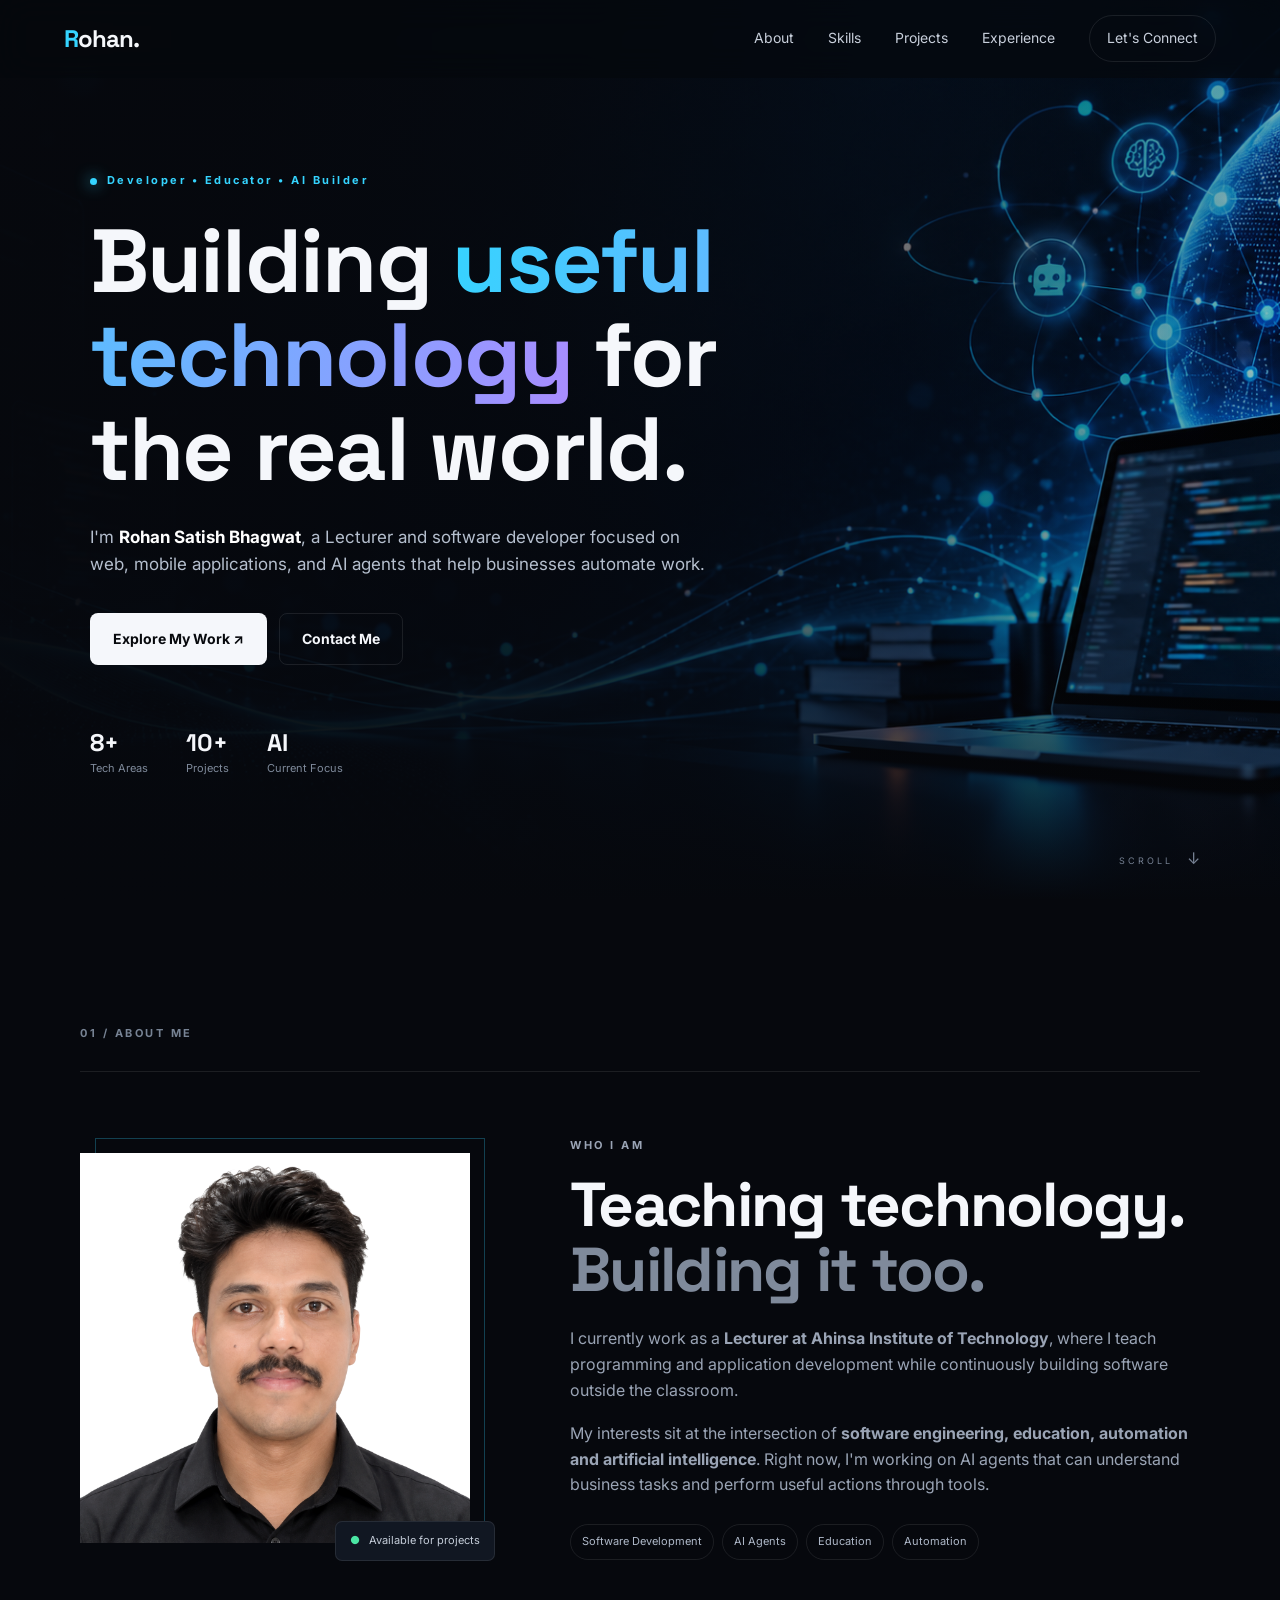
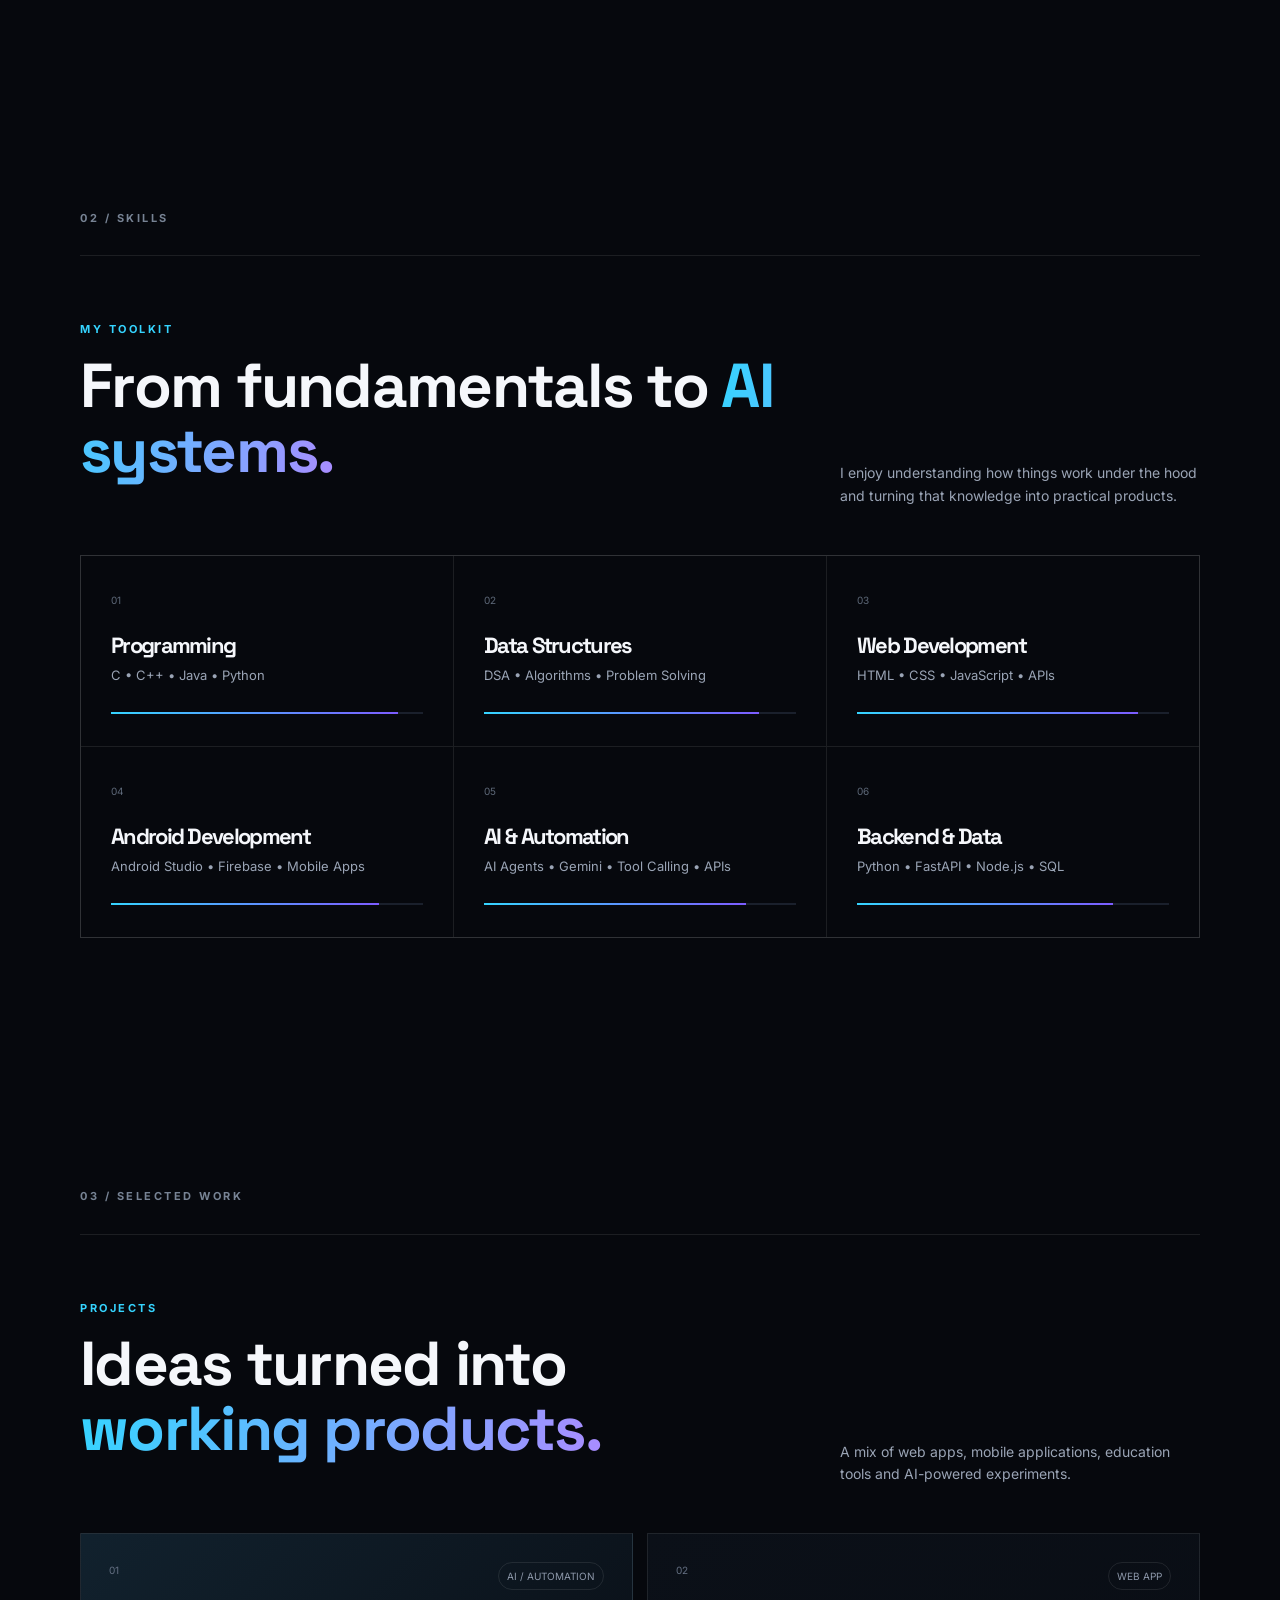
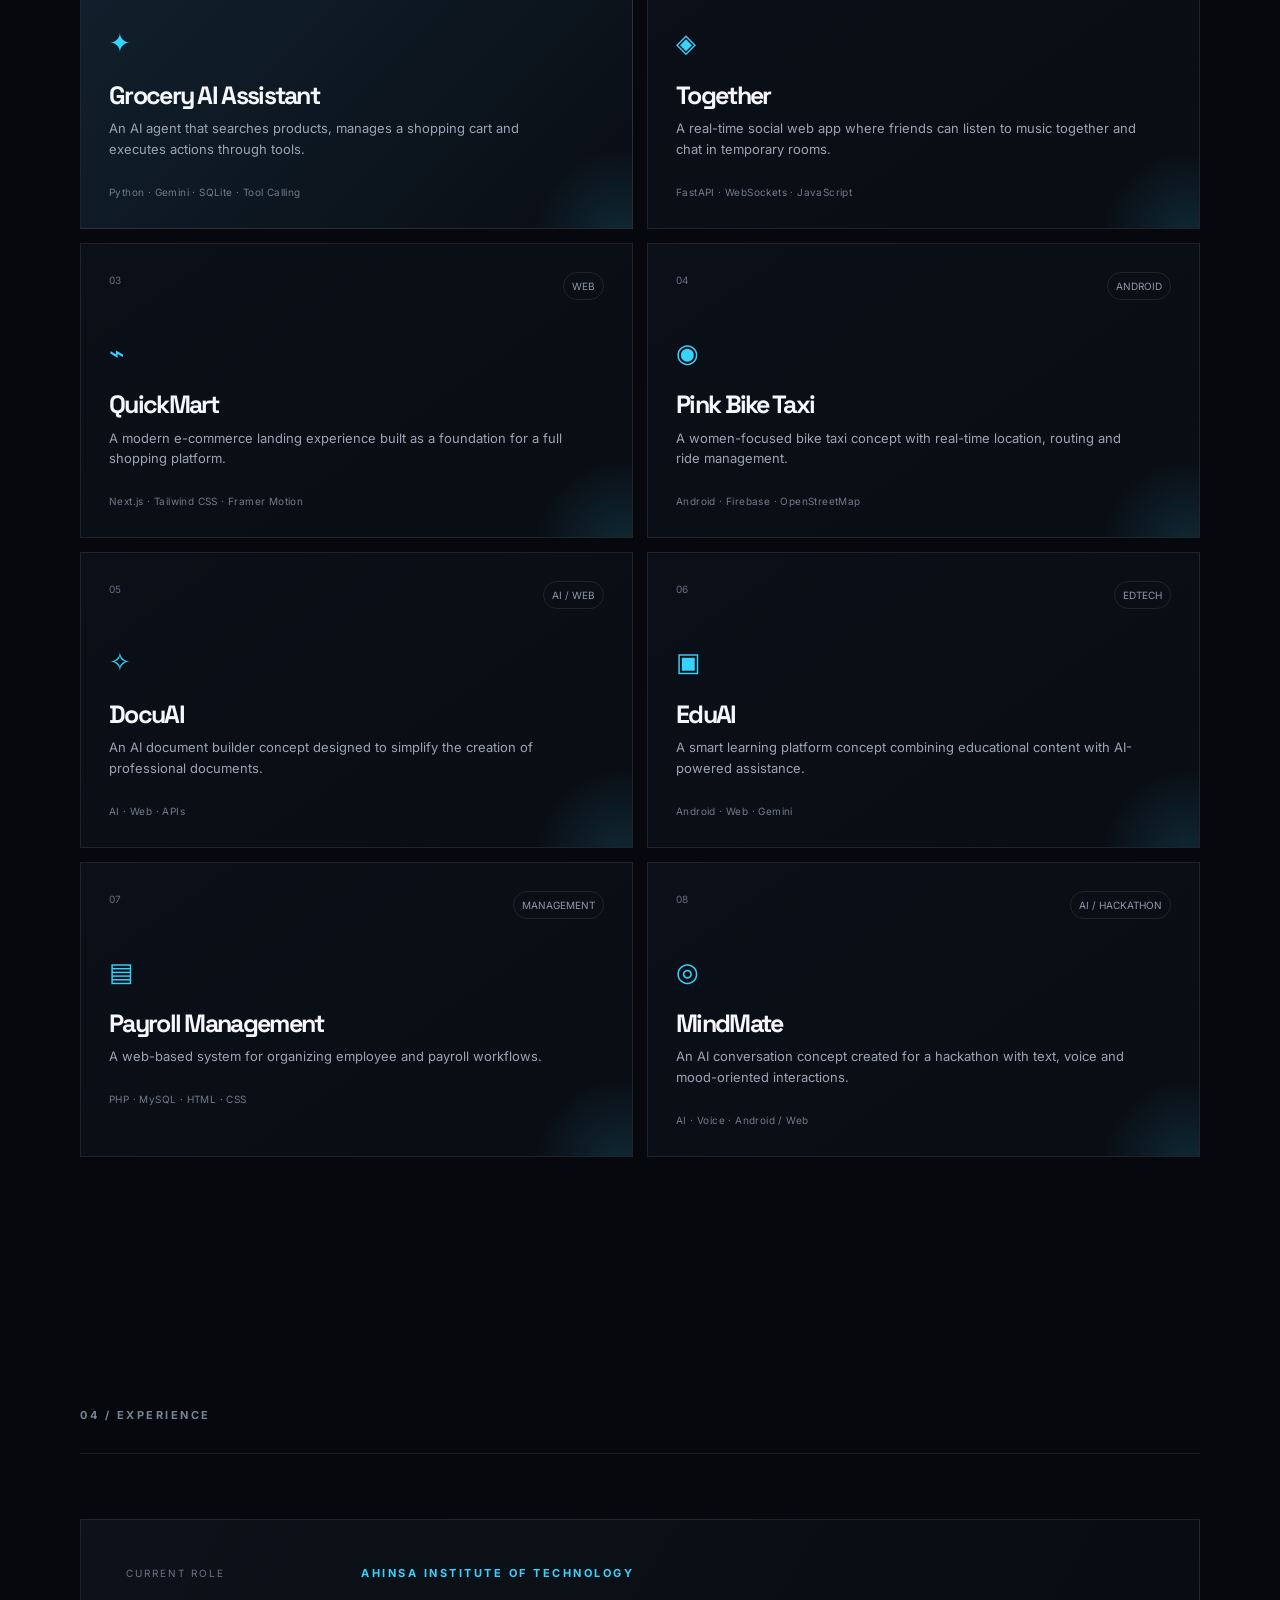
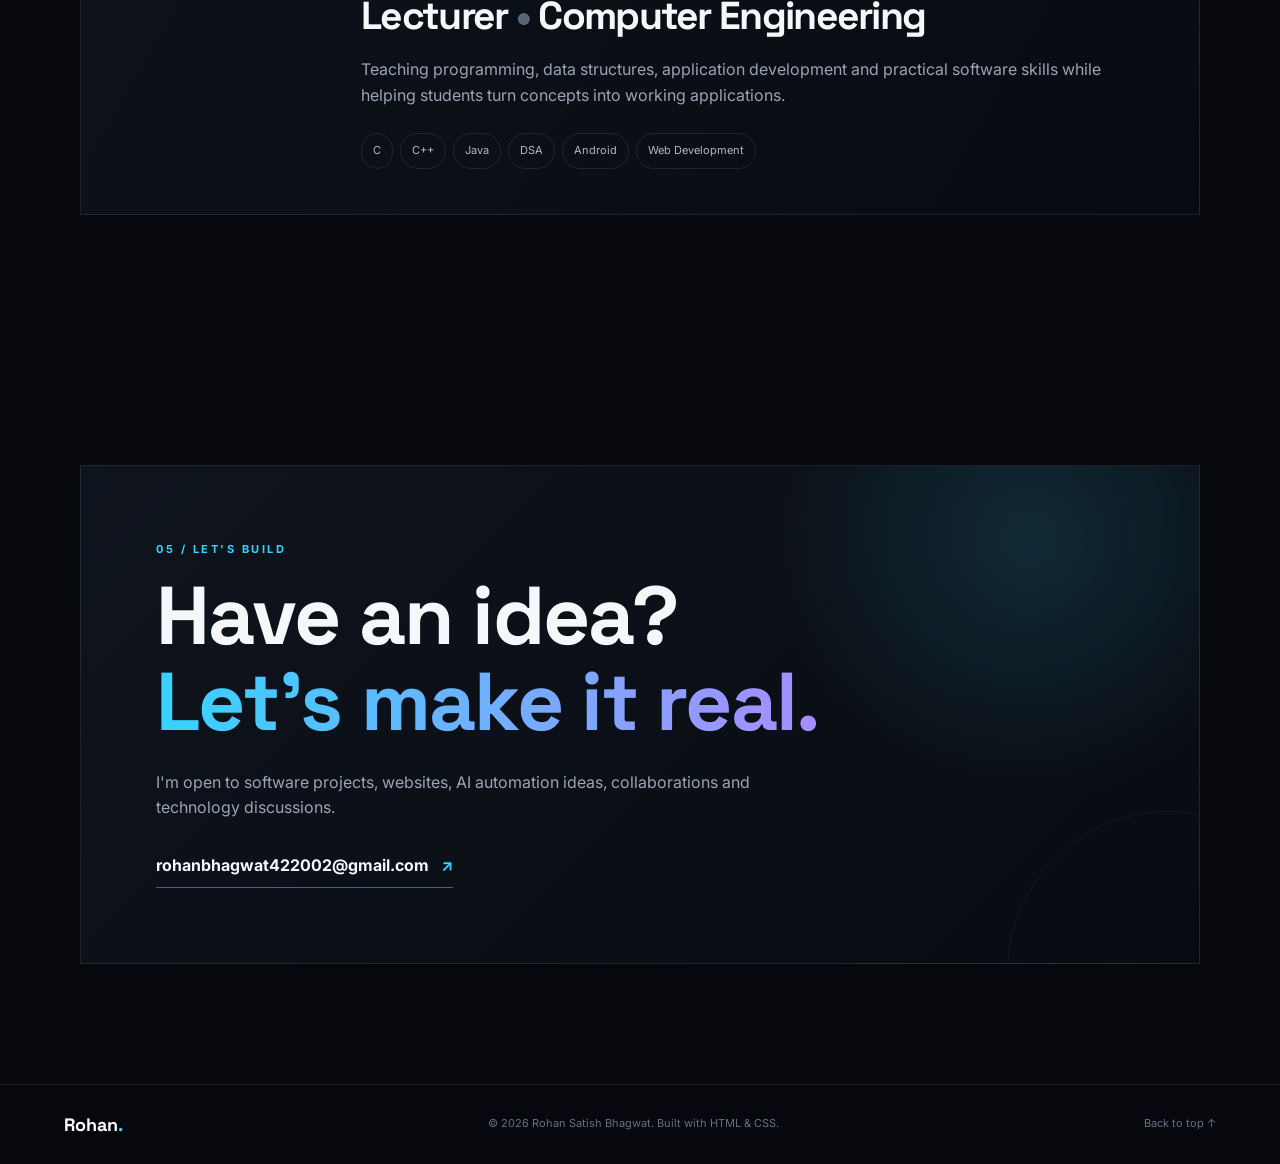
<file: index.html>
<!DOCTYPE html>
<html lang="en">
<head>
  <meta charset="UTF-8" />
  <meta name="viewport" content="width=device-width, initial-scale=1.0" />
  <meta name="description" content="Rohan Satish Bhagwat — Lecturer, Software Developer and AI Agent Builder." />
  <title>Rohan Satish Bhagwat | Developer & AI Builder</title>
  <link rel="preconnect" href="https://fonts.googleapis.com">
  <link rel="preconnect" href="https://fonts.gstatic.com" crossorigin>
  <link href="https://fonts.googleapis.com/css2?family=Inter:wght@400;500;600;700;800&family=Space+Grotesk:wght@500;600;700&display=swap" rel="stylesheet">
  <link rel="stylesheet" href="style.css" />
</head>
<body>
  <div class="cursor-glow"></div>

  <header class="navbar" id="navbar">
    <a class="logo" href="#home"><span>R</span>ohan.</a>
    <button class="menu-btn" aria-label="Toggle menu">☰</button>
    <nav>
      <a href="#about">About</a>
      <a href="#skills">Skills</a>
      <a href="#projects">Projects</a>
      <a href="#experience">Experience</a>
      <a href="#contact" class="nav-cta">Let's Connect</a>
    </nav>
  </header>

  <main>
    <section class="hero" id="home">
      <div class="hero-overlay"></div>
      <div class="hero-content">
        <p class="eyebrow"><span class="dot"></span> Developer • Educator • AI Builder</p>
        <h1>Building <span>useful technology</span> for the real world.</h1>
        <p class="hero-copy">
          I'm <strong>Rohan Satish Bhagwat</strong>, a Lecturer and software developer
          focused on web, mobile applications, and AI agents that help businesses automate work.
        </p>
        <div class="hero-actions">
          <a class="btn primary" href="#projects">Explore My Work <span>↗</span></a>
          <a class="btn ghost" href="mailto:rohanbhagwat422002@gmail.com">Contact Me</a>
        </div>
        <div class="quick-stats">
          <div><strong>8+</strong><span>Tech Areas</span></div>
          <div><strong>10+</strong><span>Projects</span></div>
          <div><strong>AI</strong><span>Current Focus</span></div>
        </div>
      </div>
      <div class="hero-scroll">SCROLL <span>↓</span></div>
    </section>

    <section class="about section" id="about">
      <div class="section-label">01 / ABOUT ME</div>
      <div class="about-grid">
        <div class="portrait-wrap reveal">
          <div class="portrait-frame"></div>
          <img src="assets/rohan.png" alt="Portrait of Rohan Satish Bhagwat" class="portrait">
          <div class="portrait-badge"><span>●</span> Available for projects</div>
        </div>
        <div class="about-copy reveal">
          <p class="mini-title">WHO I AM</p>
          <h2>Teaching technology. <em>Building it too.</em></h2>
          <p>
            I currently work as a <strong>Lecturer at Ahinsa Institute of Technology</strong>,
            where I teach programming and application development while continuously building
            software outside the classroom.
          </p>
          <p>
            My interests sit at the intersection of <strong>software engineering, education,
            automation and artificial intelligence</strong>. Right now, I'm working on AI agents
            that can understand business tasks and perform useful actions through tools.
          </p>
          <div class="about-pills">
            <span>Software Development</span><span>AI Agents</span><span>Education</span><span>Automation</span>
          </div>
        </div>
      </div>
    </section>

    <section class="skills section" id="skills">
      <div class="section-label">02 / SKILLS</div>
      <div class="section-heading">
        <div>
          <p class="mini-title">MY TOOLKIT</p>
          <h2>From fundamentals to <span>AI systems.</span></h2>
        </div>
        <p>I enjoy understanding how things work under the hood and turning that knowledge into practical products.</p>
      </div>
      <div class="skill-grid">
        <article class="skill-card reveal"><span class="skill-no">01</span><h3>Programming</h3><p>C • C++ • Java • Python</p><div class="meter"><i style="width:92%"></i></div></article>
        <article class="skill-card reveal"><span class="skill-no">02</span><h3>Data Structures</h3><p>DSA • Algorithms • Problem Solving</p><div class="meter"><i style="width:88%"></i></div></article>
        <article class="skill-card reveal"><span class="skill-no">03</span><h3>Web Development</h3><p>HTML • CSS • JavaScript • APIs</p><div class="meter"><i style="width:90%"></i></div></article>
        <article class="skill-card reveal"><span class="skill-no">04</span><h3>Android Development</h3><p>Android Studio • Firebase • Mobile Apps</p><div class="meter"><i style="width:86%"></i></div></article>
        <article class="skill-card reveal"><span class="skill-no">05</span><h3>AI & Automation</h3><p>AI Agents • Gemini • Tool Calling • APIs</p><div class="meter"><i style="width:84%"></i></div></article>
        <article class="skill-card reveal"><span class="skill-no">06</span><h3>Backend & Data</h3><p>Python • FastAPI • Node.js • SQL</p><div class="meter"><i style="width:82%"></i></div></article>
      </div>
    </section>

    <section class="projects section" id="projects">
      <div class="section-label">03 / SELECTED WORK</div>
      <div class="section-heading">
        <div>
          <p class="mini-title">PROJECTS</p>
          <h2>Ideas turned into <span>working products.</span></h2>
        </div>
        <p>A mix of web apps, mobile applications, education tools and AI-powered experiments.</p>
      </div>
      <div class="project-grid">
        <article class="project-card featured reveal">
          <div class="project-top"><span>01</span><span class="tag">AI / AUTOMATION</span></div>
          <div class="project-icon">✦</div>
          <h3>Grocery AI Assistant</h3>
          <p>An AI agent that searches products, manages a shopping cart and executes actions through tools.</p>
          <div class="tech">Python · Gemini · SQLite · Tool Calling</div>
        </article>
        <article class="project-card reveal">
          <div class="project-top"><span>02</span><span class="tag">WEB APP</span></div>
          <div class="project-icon">◈</div>
          <h3>Together</h3>
          <p>A real-time social web app where friends can listen to music together and chat in temporary rooms.</p>
          <div class="tech">FastAPI · WebSockets · JavaScript</div>
        </article>
        <article class="project-card reveal">
          <div class="project-top"><span>03</span><span class="tag">WEB</span></div>
          <div class="project-icon">⌁</div>
          <h3>QuickMart</h3>
          <p>A modern e-commerce landing experience built as a foundation for a full shopping platform.</p>
          <div class="tech">Next.js · Tailwind CSS · Framer Motion</div>
        </article>
        <article class="project-card reveal">
          <div class="project-top"><span>04</span><span class="tag">ANDROID</span></div>
          <div class="project-icon">◉</div>
          <h3>Pink Bike Taxi</h3>
          <p>A women-focused bike taxi concept with real-time location, routing and ride management.</p>
          <div class="tech">Android · Firebase · OpenStreetMap</div>
        </article>
        <article class="project-card reveal">
          <div class="project-top"><span>05</span><span class="tag">AI / WEB</span></div>
          <div class="project-icon">✧</div>
          <h3>DocuAI</h3>
          <p>An AI document builder concept designed to simplify the creation of professional documents.</p>
          <div class="tech">AI · Web · APIs</div>
        </article>
        <article class="project-card reveal">
          <div class="project-top"><span>06</span><span class="tag">EDTECH</span></div>
          <div class="project-icon">▣</div>
          <h3>EduAI</h3>
          <p>A smart learning platform concept combining educational content with AI-powered assistance.</p>
          <div class="tech">Android · Web · Gemini</div>
        </article>
        <article class="project-card reveal">
          <div class="project-top"><span>07</span><span class="tag">MANAGEMENT</span></div>
          <div class="project-icon">▤</div>
          <h3>Payroll Management</h3>
          <p>A web-based system for organizing employee and payroll workflows.</p>
          <div class="tech">PHP · MySQL · HTML · CSS</div>
        </article>
        <article class="project-card reveal">
          <div class="project-top"><span>08</span><span class="tag">AI / HACKATHON</span></div>
          <div class="project-icon">◎</div>
          <h3>MindMate</h3>
          <p>An AI conversation concept created for a hackathon with text, voice and mood-oriented interactions.</p>
          <div class="tech">AI · Voice · Android / Web</div>
        </article>
      </div>
    </section>

    <section class="experience section" id="experience">
      <div class="section-label">04 / EXPERIENCE</div>
      <div class="experience-card reveal">
        <div class="exp-date">CURRENT ROLE</div>
        <div>
          <p class="mini-title">AHINSA INSTITUTE OF TECHNOLOGY</p>
          <h2>Lecturer <span>•</span> Computer Engineering</h2>
          <p class="exp-text">Teaching programming, data structures, application development and practical software skills while helping students turn concepts into working applications.</p>
          <div class="exp-tags"><span>C</span><span>C++</span><span>Java</span><span>DSA</span><span>Android</span><span>Web Development</span></div>
        </div>
      </div>
    </section>

    <section class="contact section" id="contact">
      <div class="contact-card reveal">
        <p class="mini-title">05 / LET'S BUILD</p>
        <h2>Have an idea?<br><span>Let's make it real.</span></h2>
        <p>I'm open to software projects, websites, AI automation ideas, collaborations and technology discussions.</p>
        <a href="mailto:rohanbhagwat422002@gmail.com" class="email-link">rohanbhagwat422002@gmail.com <span>↗</span></a>
      </div>
    </section>
  </main>

  <footer>
    <div class="footer-logo">Rohan<span>.</span></div>
    <p>© 2026 Rohan Satish Bhagwat. Built with HTML & CSS.</p>
    <a href="#home">Back to top ↑</a>
  </footer>

  <script src="script.js"></script>
</body>
</html>
</file>
<file: style.css>
:root{
  --bg:#06080d; --surface:#0c1018; --surface2:#101621; --text:#f5f7fb;
  --muted:#9aa4b5; --line:rgba(255,255,255,.09); --accent:#35d4ff;
  --accent2:#7c5cff; --max:1180px;
}
*{box-sizing:border-box;margin:0;padding:0}
html{scroll-behavior:smooth}
body{font-family:Inter,Arial,sans-serif;background:var(--bg);color:var(--text);line-height:1.6;overflow-x:hidden}
body:before{content:"";position:fixed;inset:0;pointer-events:none;background:radial-gradient(circle at 75% 10%,rgba(53,212,255,.08),transparent 30%),radial-gradient(circle at 10% 60%,rgba(124,92,255,.06),transparent 28%);z-index:-1}
a{color:inherit;text-decoration:none}
.navbar{position:fixed;top:0;left:0;width:100%;height:78px;display:flex;align-items:center;justify-content:space-between;padding:0 5vw;z-index:20;background:rgba(6,8,13,.65);backdrop-filter:blur(16px);border-bottom:1px solid transparent;transition:.3s}
.navbar.scrolled{border-color:var(--line);background:rgba(6,8,13,.88)}
.logo{font:700 24px "Space Grotesk";letter-spacing:-1px}.logo span{color:var(--accent)}
nav{display:flex;gap:34px;align-items:center}nav a{font-size:14px;color:#c8cfdb;transition:.2s}nav a:hover{color:#fff}.nav-cta{padding:11px 17px;border:1px solid var(--line);border-radius:999px}
.menu-btn{display:none;background:none;border:0;color:#fff;font-size:25px}
.hero{min-height:100vh;position:relative;display:flex;align-items:center;padding:120px 7vw 70px;background-image:url("assets/hero-bg.png");background-size:cover;background-position:center}
.hero-overlay{position:absolute;inset:0;background:linear-gradient(90deg,rgba(6,8,13,.98) 0%,rgba(6,8,13,.86) 42%,rgba(6,8,13,.2) 100%),linear-gradient(0deg,#06080d 0%,transparent 30%,rgba(6,8,13,.15) 100%)}
.hero-content{position:relative;z-index:1;max-width:700px}.eyebrow,.mini-title,.section-label{font-size:11px;letter-spacing:2.5px;font-weight:700;color:var(--accent)}.eyebrow{display:flex;align-items:center;gap:10px;margin-bottom:24px}.dot{width:7px;height:7px;border-radius:50%;background:var(--accent);box-shadow:0 0 15px var(--accent)}
h1,h2,h3{font-family:"Space Grotesk",sans-serif;line-height:1.05;letter-spacing:-1.7px}h1{font-size:clamp(52px,7vw,92px);max-width:780px}h1 span,h2 span,.contact-card h2 span{background:linear-gradient(100deg,var(--accent),#a98cff);-webkit-background-clip:text;background-clip:text;color:transparent}
.hero-copy{max-width:630px;color:#b5bfce;font-size:17px;margin:28px 0 34px}.hero-copy strong{color:#fff}.hero-actions{display:flex;gap:12px}.btn{padding:14px 22px;border-radius:8px;font-weight:700;font-size:14px;border:1px solid var(--line);transition:.25s}.btn.primary{background:#f5f7fb;color:#07090d}.btn.primary:hover{transform:translateY(-2px);box-shadow:0 12px 35px rgba(255,255,255,.13)}.btn.ghost:hover{border-color:rgba(53,212,255,.5);color:var(--accent)}
.quick-stats{display:flex;gap:38px;margin-top:62px}.quick-stats div{display:flex;flex-direction:column}.quick-stats strong{font:700 24px "Space Grotesk"}.quick-stats span{font-size:11px;color:#7f8a9b;margin-top:2px}.hero-scroll{position:absolute;bottom:28px;right:6vw;font-size:9px;letter-spacing:3px;color:#758092}.hero-scroll span{font-size:16px;margin-left:8px}
.section{max-width:var(--max);margin:auto;padding:125px 30px}.section-label{padding-bottom:28px;border-bottom:1px solid var(--line);margin-bottom:65px;color:#778394}.about-grid{display:grid;grid-template-columns:390px 1fr;gap:100px;align-items:center}.portrait-wrap{position:relative;max-width:390px}.portrait{width:100%;display:block;filter:saturate(.88) contrast(1.03);position:relative;z-index:2}.portrait-frame{position:absolute;inset:-15px -15px 15px 15px;border:1px solid rgba(53,212,255,.28);z-index:1}.portrait-badge{position:absolute;z-index:3;bottom:-18px;right:-25px;background:#111722;border:1px solid var(--line);padding:10px 14px;border-radius:7px;font-size:11px;color:#c5cdd9}.portrait-badge span{color:#4be6a4;margin-right:6px}.mini-title{margin-bottom:14px}.about-copy h2,.section-heading h2{font-size:clamp(38px,5vw,62px);margin-bottom:24px}.about-copy h2 em{font-style:normal;color:#7f8a9b}.about-copy p{color:var(--muted);max-width:680px;margin:0 0 18px}.about-pills{display:flex;flex-wrap:wrap;gap:8px;margin-top:26px}.about-pills span,.exp-tags span{font-size:11px;padding:8px 11px;border:1px solid var(--line);border-radius:999px;color:#aeb8c8}
.section-heading{display:flex;justify-content:space-between;gap:50px;align-items:end;margin-bottom:48px}.section-heading>p{max-width:360px;color:var(--muted);font-size:14px}.skill-grid{display:grid;grid-template-columns:repeat(3,1fr);gap:1px;background:var(--line);border:1px solid var(--line)}.skill-card{background:var(--bg);padding:30px;min-height:190px;transition:.3s}.skill-card:hover{background:var(--surface)}.skill-no{font-size:10px;color:#5e6979}.skill-card h3{font-size:22px;margin:22px 0 8px}.skill-card p{font-size:13px;color:var(--muted)}.meter{height:2px;background:#1a202c;margin-top:27px}.meter i{display:block;height:100%;background:linear-gradient(90deg,var(--accent),var(--accent2))}
.project-grid{display:grid;grid-template-columns:repeat(2,1fr);gap:14px}.project-card{background:linear-gradient(145deg,#0b1018,#090d14);border:1px solid var(--line);padding:28px;min-height:280px;transition:.3s;position:relative;overflow:hidden}.project-card:after{content:"";position:absolute;width:180px;height:180px;right:-80px;bottom:-100px;background:radial-gradient(circle,rgba(53,212,255,.14),transparent 70%);transition:.3s}.project-card:hover{border-color:rgba(53,212,255,.25);transform:translateY(-4px)}.project-card:hover:after{transform:scale(1.5)}.project-top{display:flex;justify-content:space-between;font-size:10px;color:#657083}.tag{border:1px solid var(--line);border-radius:999px;padding:5px 8px;color:#8d98aa}.project-icon{font-size:26px;color:var(--accent);margin:32px 0 18px}.project-card h3{font-size:25px;margin-bottom:10px}.project-card p{font-size:13px;color:var(--muted);max-width:470px}.tech{font-size:10px;color:#6f7b8c;margin-top:24px;letter-spacing:.4px}.featured{background:linear-gradient(135deg,rgba(18,35,48,.95),#090d14)}
.experience-card{display:grid;grid-template-columns:190px 1fr;gap:45px;border:1px solid var(--line);background:linear-gradient(120deg,#0d121a,#080b11);padding:45px}.exp-date{font-size:10px;letter-spacing:2px;color:#697486}.experience-card h2{font-size:39px;margin-bottom:20px}.experience-card h2 span{color:#596575}.exp-text{color:var(--muted);max-width:750px}.exp-tags{display:flex;flex-wrap:wrap;gap:7px;margin-top:25px}
.contact{padding-bottom:120px}.contact-card{position:relative;overflow:hidden;padding:75px;border:1px solid var(--line);background:radial-gradient(circle at 85% 15%,rgba(53,212,255,.14),transparent 25%),linear-gradient(135deg,#0e141d,#080b11)}.contact-card:after{content:"";position:absolute;width:320px;height:320px;border:1px solid rgba(53,212,255,.08);border-radius:50%;right:-130px;bottom:-170px}.contact-card h2{font-size:clamp(48px,7vw,82px);margin:10px 0 25px}.contact-card>p:not(.mini-title){color:var(--muted);max-width:600px;margin-bottom:32px}.email-link{display:inline-flex;gap:12px;align-items:center;font-size:16px;font-weight:700;border-bottom:1px solid rgba(53,212,255,.5);padding-bottom:8px}.email-link span{color:var(--accent)}
footer{border-top:1px solid var(--line);padding:28px 5vw;display:flex;justify-content:space-between;align-items:center;color:#657083;font-size:11px}.footer-logo{font:700 18px "Space Grotesk";color:#fff}.footer-logo span{color:var(--accent)}footer a:hover{color:#fff}
.reveal{opacity:0;transform:translateY(25px);transition:opacity .7s ease,transform .7s ease}.reveal.visible{opacity:1;transform:none}
.cursor-glow{position:fixed;width:250px;height:250px;border-radius:50%;pointer-events:none;background:radial-gradient(circle,rgba(53,212,255,.05),transparent 65%);transform:translate(-50%,-50%);z-index:0}
@media(max-width:800px){.navbar{height:68px;padding:0 22px}nav{display:none;position:absolute;top:68px;left:0;width:100%;padding:20px 22px;background:rgba(6,8,13,.97);border-bottom:1px solid var(--line);flex-direction:column;align-items:flex-start;gap:18px}nav.open{display:flex}.menu-btn{display:block}.hero{padding:115px 22px 70px;background-position:62% center}.hero-overlay{background:linear-gradient(90deg,rgba(6,8,13,.98),rgba(6,8,13,.72)),linear-gradient(0deg,#06080d,transparent)}h1{font-size:51px}.hero-copy{font-size:15px}.quick-stats{gap:22px;margin-top:45px}.section{padding:90px 22px}.about-grid{grid-template-columns:1fr;gap:55px}.portrait-wrap{max-width:330px;margin:auto}.section-heading{display:block}.section-heading>p{margin-top:18px}.skill-grid{grid-template-columns:1fr}.project-grid{grid-template-columns:1fr}.experience-card{grid-template-columns:1fr;gap:18px;padding:30px}.experience-card h2{font-size:32px}.contact-card{padding:40px 26px}.contact-card h2{font-size:48px}footer{flex-direction:column;gap:12px;text-align:center}}
@media(max-width:450px){h1{font-size:43px}.hero-actions{flex-direction:column;align-items:stretch}.btn{text-align:center}.portrait-badge{right:-5px}.project-card{min-height:260px}}
</file>
